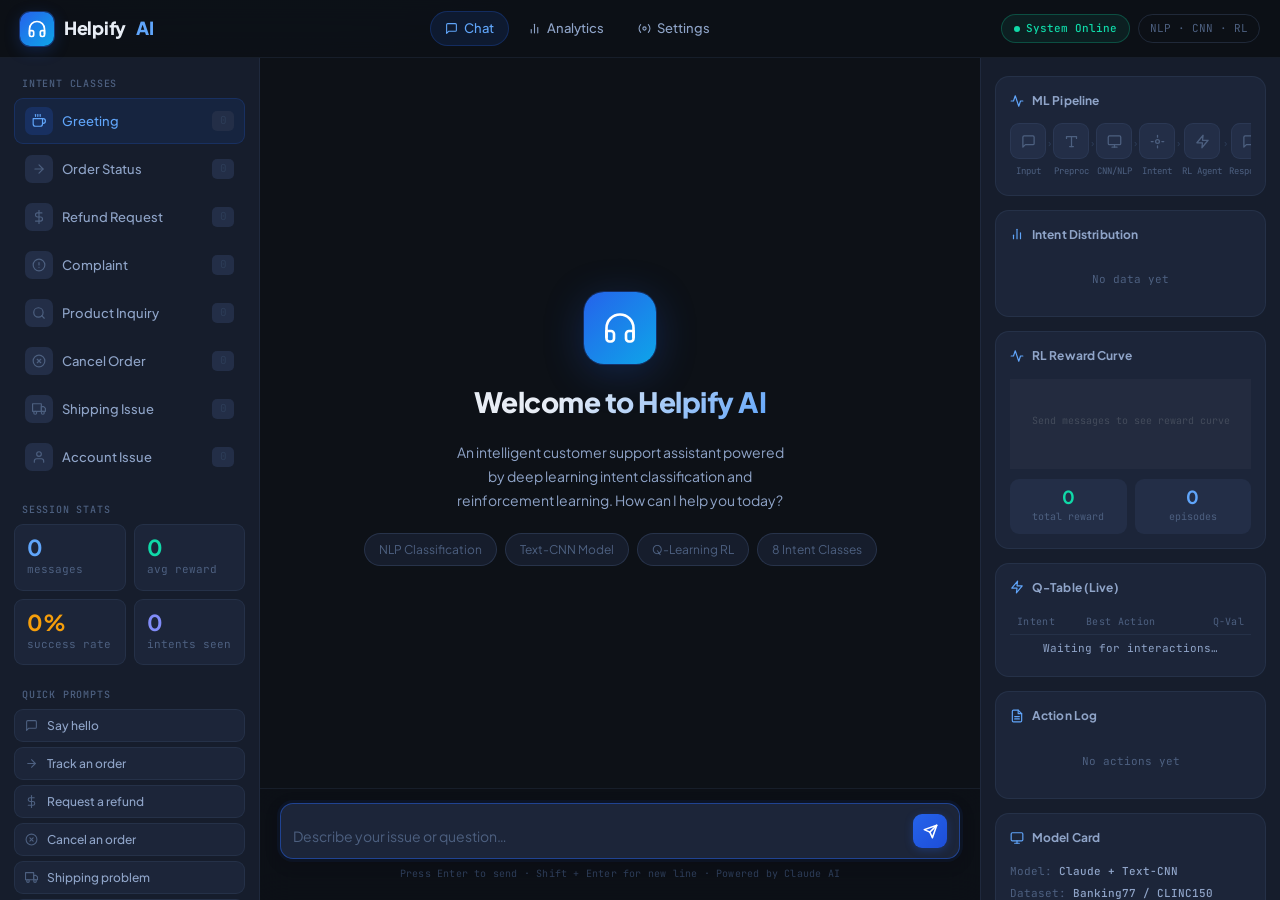
<file: Helpify-AI-main/index.html>
<!DOCTYPE html>
<html lang="en">
<head>
  <meta charset="UTF-8">
  <meta name="viewport" content="width=device-width, initial-scale=1.0">
  <title>Helpify AI — Customer Support Assistant</title>
  <link href="https://fonts.googleapis.com/css2?family=Plus+Jakarta+Sans:wght@300;400;500;600;700;800&family=JetBrains+Mono:wght@300;400;500&display=swap" rel="stylesheet">
  <link rel="stylesheet" href="css/styles.css">
</head>
<body>
  <div class="app">
    <!-- TOPBAR -->
    <header class="topbar">
      <div class="logo">
        <div class="logo-mark">
          <svg width="20" height="20" viewBox="0 0 24 24" fill="none" stroke="#fff" stroke-width="2" stroke-linecap="round" stroke-linejoin="round">
            <path d="M3 18v-6a9 9 0 0 1 18 0v6"/>
            <path d="M21 19a2 2 0 0 1-2 2h-1a2 2 0 0 1-2-2v-3a2 2 0 0 1 2-2h3z"/>
            <path d="M3 19a2 2 0 0 0 2 2h1a2 2 0 0 0 2-2v-3a2 2 0 0 0-2-2H3z"/>
          </svg>
        </div>
        Helpify<em>AI</em>
      </div>
      <nav class="topbar-center">
        <div class="nav-pill active">
          <svg width="13" height="13" viewBox="0 0 24 24" fill="none" stroke="currentColor" stroke-width="2" stroke-linecap="round" stroke-linejoin="round"><path d="M21 15a2 2 0 0 1-2 2H7l-4 4V5a2 2 0 0 1 2-2h14a2 2 0 0 1 2 2z"/></svg>
          Chat
        </div>
        <div class="nav-pill">
          <svg width="13" height="13" viewBox="0 0 24 24" fill="none" stroke="currentColor" stroke-width="2" stroke-linecap="round" stroke-linejoin="round"><line x1="18" y1="20" x2="18" y2="10"/><line x1="12" y1="20" x2="12" y2="4"/><line x1="6" y1="20" x2="6" y2="14"/></svg>
          Analytics
        </div>
        <div class="nav-pill">
          <svg width="13" height="13" viewBox="0 0 24 24" fill="none" stroke="currentColor" stroke-width="2" stroke-linecap="round" stroke-linejoin="round"><circle cx="12" cy="12" r="3"/><path d="M19.07 4.93a10 10 0 0 1 0 14.14M4.93 4.93a10 10 0 0 0 0 14.14"/></svg>
          Settings
        </div>
      </nav>
      <div class="topbar-right">
        <div class="status-pill online"><span class="status-dot"></span>System Online</div>
        <div class="chip">NLP · CNN · RL</div>
      </div>
    </header>

    <!-- LEFT SIDEBAR -->
    <aside class="sidebar-l">
      <div>
        <div class="sec-label">Intent Classes</div>
        <div class="intent-list" id="intent-list">
          <div class="intent-row active" data-intent="greeting">
            <div class="intent-icon-wrap"><svg width="14" height="14" viewBox="0 0 24 24" fill="none" stroke="currentColor" stroke-width="2" stroke-linecap="round" stroke-linejoin="round"><path d="M18 8h1a4 4 0 0 1 0 8h-1"/><path d="M2 8h16v9a4 4 0 0 1-4 4H6a4 4 0 0 1-4-4V8z"/><line x1="6" y1="1" x2="6" y2="4"/><line x1="10" y1="1" x2="10" y2="4"/><line x1="14" y1="1" x2="14" y2="4"/></svg></div>
            <span class="intent-name">Greeting</span><span class="intent-cnt" id="cnt-greeting">0</span>
          </div>
          <div class="intent-row" data-intent="order_status">
            <div class="intent-icon-wrap"><svg width="14" height="14" viewBox="0 0 24 24" fill="none" stroke="currentColor" stroke-width="2" stroke-linecap="round" stroke-linejoin="round"><path d="M5 12h14"/><path d="M12 5l7 7-7 7"/></svg></div>
            <span class="intent-name">Order Status</span><span class="intent-cnt" id="cnt-order_status">0</span>
          </div>
          <div class="intent-row" data-intent="refund_request">
            <div class="intent-icon-wrap"><svg width="14" height="14" viewBox="0 0 24 24" fill="none" stroke="currentColor" stroke-width="2" stroke-linecap="round" stroke-linejoin="round"><line x1="12" y1="1" x2="12" y2="23"/><path d="M17 5H9.5a3.5 3.5 0 0 0 0 7h5a3.5 3.5 0 0 1 0 7H6"/></svg></div>
            <span class="intent-name">Refund Request</span><span class="intent-cnt" id="cnt-refund_request">0</span>
          </div>
          <div class="intent-row" data-intent="complaint">
            <div class="intent-icon-wrap"><svg width="14" height="14" viewBox="0 0 24 24" fill="none" stroke="currentColor" stroke-width="2" stroke-linecap="round" stroke-linejoin="round"><circle cx="12" cy="12" r="10"/><line x1="12" y1="8" x2="12" y2="12"/><line x1="12" y1="16" x2="12.01" y2="16"/></svg></div>
            <span class="intent-name">Complaint</span><span class="intent-cnt" id="cnt-complaint">0</span>
          </div>
          <div class="intent-row" data-intent="product_inquiry">
            <div class="intent-icon-wrap"><svg width="14" height="14" viewBox="0 0 24 24" fill="none" stroke="currentColor" stroke-width="2" stroke-linecap="round" stroke-linejoin="round"><circle cx="11" cy="11" r="8"/><line x1="21" y1="21" x2="16.65" y2="16.65"/></svg></div>
            <span class="intent-name">Product Inquiry</span><span class="intent-cnt" id="cnt-product_inquiry">0</span>
          </div>
          <div class="intent-row" data-intent="cancel_order">
            <div class="intent-icon-wrap"><svg width="14" height="14" viewBox="0 0 24 24" fill="none" stroke="currentColor" stroke-width="2" stroke-linecap="round" stroke-linejoin="round"><circle cx="12" cy="12" r="10"/><line x1="15" y1="9" x2="9" y2="15"/><line x1="9" y1="9" x2="15" y2="15"/></svg></div>
            <span class="intent-name">Cancel Order</span><span class="intent-cnt" id="cnt-cancel_order">0</span>
          </div>
          <div class="intent-row" data-intent="shipping_issue">
            <div class="intent-icon-wrap"><svg width="14" height="14" viewBox="0 0 24 24" fill="none" stroke="currentColor" stroke-width="2" stroke-linecap="round" stroke-linejoin="round"><rect x="1" y="3" width="15" height="13"/><polygon points="16 8 20 8 23 11 23 16 16 16 16 8"/><circle cx="5.5" cy="18.5" r="2.5"/><circle cx="18.5" cy="18.5" r="2.5"/></svg></div>
            <span class="intent-name">Shipping Issue</span><span class="intent-cnt" id="cnt-shipping_issue">0</span>
          </div>
          <div class="intent-row" data-intent="account_issue">
            <div class="intent-icon-wrap"><svg width="14" height="14" viewBox="0 0 24 24" fill="none" stroke="currentColor" stroke-width="2" stroke-linecap="round" stroke-linejoin="round"><path d="M20 21v-2a4 4 0 0 0-4-4H8a4 4 0 0 0-4 4v2"/><circle cx="12" cy="7" r="4"/></svg></div>
            <span class="intent-name">Account Issue</span><span class="intent-cnt" id="cnt-account_issue">0</span>
          </div>
        </div>
      </div>

      <div>
        <div class="sec-label">Session Stats</div>
        <div class="stats-grid">
          <div class="stat-tile"><div class="stat-num" id="total-msgs" style="color:var(--blue-light)">0</div><div class="stat-lbl">messages</div></div>
          <div class="stat-tile"><div class="stat-num" id="avg-reward" style="color:var(--mint)">0.0</div><div class="stat-lbl">avg reward</div></div>
          <div class="stat-tile"><div class="stat-num" id="success-rate" style="color:var(--amber)">0%</div><div class="stat-lbl">success rate</div></div>
          <div class="stat-tile"><div class="stat-num" id="intents-found" style="color:var(--violet)">0</div><div class="stat-lbl">intents seen</div></div>
        </div>
      </div>

      <div>
        <div class="sec-label">Quick Prompts</div>
        <div class="qprompts">
          <button class="qprompt"><svg width="13" height="13" viewBox="0 0 24 24" fill="none" stroke="currentColor" stroke-width="2" stroke-linecap="round" stroke-linejoin="round"><path d="M21 15a2 2 0 0 1-2 2H7l-4 4V5a2 2 0 0 1 2-2h14a2 2 0 0 1 2 2z"/></svg>Say hello</button>
          <button class="qprompt"><svg width="13" height="13" viewBox="0 0 24 24" fill="none" stroke="currentColor" stroke-width="2" stroke-linecap="round" stroke-linejoin="round"><path d="M5 12h14"/><path d="M12 5l7 7-7 7"/></svg>Track an order</button>
          <button class="qprompt"><svg width="13" height="13" viewBox="0 0 24 24" fill="none" stroke="currentColor" stroke-width="2" stroke-linecap="round" stroke-linejoin="round"><line x1="12" y1="1" x2="12" y2="23"/><path d="M17 5H9.5a3.5 3.5 0 0 0 0 7h5a3.5 3.5 0 0 1 0 7H6"/></svg>Request a refund</button>
          <button class="qprompt"><svg width="13" height="13" viewBox="0 0 24 24" fill="none" stroke="currentColor" stroke-width="2" stroke-linecap="round" stroke-linejoin="round"><circle cx="12" cy="12" r="10"/><line x1="15" y1="9" x2="9" y2="15"/><line x1="9" y1="9" x2="15" y2="15"/></svg>Cancel an order</button>
          <button class="qprompt"><svg width="13" height="13" viewBox="0 0 24 24" fill="none" stroke="currentColor" stroke-width="2" stroke-linecap="round" stroke-linejoin="round"><rect x="1" y="3" width="15" height="13"/><polygon points="16 8 20 8 23 11 23 16 16 16 16 8"/><circle cx="5.5" cy="18.5" r="2.5"/><circle cx="18.5" cy="18.5" r="2.5"/></svg>Shipping problem</button>
          <button class="qprompt"><svg width="13" height="13" viewBox="0 0 24 24" fill="none" stroke="currentColor" stroke-width="2" stroke-linecap="round" stroke-linejoin="round"><circle cx="11" cy="11" r="8"/><line x1="21" y1="21" x2="16.65" y2="16.65"/></svg>Product inquiry</button>
          <button class="qprompt"><svg width="13" height="13" viewBox="0 0 24 24" fill="none" stroke="currentColor" stroke-width="2" stroke-linecap="round" stroke-linejoin="round"><rect x="3" y="11" width="18" height="11" rx="2" ry="2"/><path d="M7 11V7a5 5 0 0 1 10 0v4"/></svg>Account issue</button>
        </div>
      </div>

      <button class="clear-btn">
        <svg width="13" height="13" viewBox="0 0 24 24" fill="none" stroke="currentColor" stroke-width="2" stroke-linecap="round" stroke-linejoin="round"><polyline points="3 6 5 6 21 6"/><path d="M19 6l-1 14a2 2 0 0 1-2 2H8a2 2 0 0 1-2-2L5 6"/><path d="M10 11v6"/><path d="M14 11v6"/><path d="M9 6V4h6v2"/></svg>
        Clear Conversation
      </button>
    </aside>

    <!-- MAIN CHAT -->
    <main class="chat">
      <div class="messages" id="messages">
        <div class="welcome" id="welcome">
          <div class="welcome-icon">
            <svg width="36" height="36" viewBox="0 0 24 24" fill="none" stroke="#fff" stroke-width="1.75" stroke-linecap="round" stroke-linejoin="round">
              <path d="M3 18v-6a9 9 0 0 1 18 0v6"/>
              <path d="M21 19a2 2 0 0 1-2 2h-1a2 2 0 0 1-2-2v-3a2 2 0 0 1 2-2h3z"/>
              <path d="M3 19a2 2 0 0 0 2 2h1a2 2 0 0 0 2-2v-3a2 2 0 0 0-2-2H3z"/>
            </svg>
          </div>
          <h1>Welcome to Helpify AI</h1>
          <p>An intelligent customer support assistant powered by deep learning intent classification and reinforcement learning. How can I help you today?</p>
          <div class="welcome-chips">
            <span class="welcome-chip">NLP Classification</span>
            <span class="welcome-chip">Text-CNN Model</span>
            <span class="welcome-chip">Q-Learning RL</span>
            <span class="welcome-chip">8 Intent Classes</span>
          </div>
        </div>
      </div>
      <div class="input-area">
        <div class="input-wrap">
          <textarea id="user-input" rows="1" placeholder="Describe your issue or question…"></textarea>
          <button class="send-btn" id="send-btn">
            <svg width="15" height="15" viewBox="0 0 24 24" fill="none" stroke="currentColor" stroke-width="2.5" stroke-linecap="round" stroke-linejoin="round"><line x1="22" y1="2" x2="11" y2="13"/><polygon points="22 2 15 22 11 13 2 9 22 2"/></svg>
          </button>
        </div>
        <div class="input-hint">Press Enter to send · Shift + Enter for new line · Powered by Claude AI</div>
      </div>
    </main>

    <!-- RIGHT PANEL -->
    <aside class="sidebar-r">
      <div class="panel">
        <div class="panel-hd">
          <svg width="14" height="14" viewBox="0 0 24 24" fill="none" stroke="currentColor" stroke-width="2" stroke-linecap="round" stroke-linejoin="round"><polyline points="22 12 18 12 15 21 9 3 6 12 2 12"/></svg>
          ML Pipeline
        </div>
        <div class="pipeline" id="pipeline">
          <div class="pipe-step"><div class="pipe-node" id="pn0"><svg width="15" height="15" viewBox="0 0 24 24" fill="none" stroke="currentColor" stroke-width="2" stroke-linecap="round" stroke-linejoin="round"><path d="M21 15a2 2 0 0 1-2 2H7l-4 4V5a2 2 0 0 1 2-2h14a2 2 0 0 1 2 2z"/></svg></div><div class="pipe-lbl">Input</div></div>
          <div class="pipe-arr">›</div>
          <div class="pipe-step"><div class="pipe-node" id="pn1"><svg width="15" height="15" viewBox="0 0 24 24" fill="none" stroke="currentColor" stroke-width="2" stroke-linecap="round" stroke-linejoin="round"><polyline points="4 7 4 4 20 4 20 7"/><line x1="9" y1="20" x2="15" y2="20"/><line x1="12" y1="4" x2="12" y2="20"/></svg></div><div class="pipe-lbl">Preproc</div></div>
          <div class="pipe-arr">›</div>
          <div class="pipe-step"><div class="pipe-node" id="pn2"><svg width="15" height="15" viewBox="0 0 24 24" fill="none" stroke="currentColor" stroke-width="2" stroke-linecap="round" stroke-linejoin="round"><rect x="2" y="3" width="20" height="14" rx="2"/><line x1="8" y1="21" x2="16" y2="21"/><line x1="12" y1="17" x2="12" y2="21"/></svg></div><div class="pipe-lbl">CNN/NLP</div></div>
          <div class="pipe-arr">›</div>
          <div class="pipe-step"><div class="pipe-node" id="pn3"><svg width="15" height="15" viewBox="0 0 24 24" fill="none" stroke="currentColor" stroke-width="2" stroke-linecap="round" stroke-linejoin="round"><circle cx="12" cy="12" r="3"/><path d="M2 12h3m14 0h3M12 2v3m0 14v3"/></svg></div><div class="pipe-lbl">Intent</div></div>
          <div class="pipe-arr">›</div>
          <div class="pipe-step"><div class="pipe-node" id="pn4"><svg width="15" height="15" viewBox="0 0 24 24" fill="none" stroke="currentColor" stroke-width="2" stroke-linecap="round" stroke-linejoin="round"><polygon points="13 2 3 14 12 14 11 22 21 10 12 10 13 2"/></svg></div><div class="pipe-lbl">RL Agent</div></div>
          <div class="pipe-arr">›</div>
          <div class="pipe-step"><div class="pipe-node" id="pn5"><svg width="15" height="15" viewBox="0 0 24 24" fill="none" stroke="currentColor" stroke-width="2" stroke-linecap="round" stroke-linejoin="round"><path d="M21 15a2 2 0 0 1-2 2H7l-4 4V5a2 2 0 0 1 2-2h14a2 2 0 0 1 2 2z"/></svg></div><div class="pipe-lbl">Response</div></div>
        </div>
      </div>

      <div class="panel">
        <div class="panel-hd"><svg width="14" height="14" viewBox="0 0 24 24" fill="none" stroke="currentColor" stroke-width="2" stroke-linecap="round" stroke-linejoin="round"><line x1="18" y1="20" x2="18" y2="10"/><line x1="12" y1="20" x2="12" y2="4"/><line x1="6" y1="20" x2="6" y2="14"/></svg>Intent Distribution</div>
        <div id="intent-bars"><div class="empty-state">No data yet</div></div>
      </div>

      <div class="panel">
        <div class="panel-hd"><svg width="14" height="14" viewBox="0 0 24 24" fill="none" stroke="currentColor" stroke-width="2" stroke-linecap="round" stroke-linejoin="round"><polyline points="22 12 18 12 15 21 9 3 6 12 2 12"/></svg>RL Reward Curve</div>
        <canvas id="rwd-canvas"></canvas>
        <div class="metrics-row">
          <div class="metric"><div class="metric-v" id="total-rwd" style="color:var(--mint)">0</div><div class="metric-l">total reward</div></div>
          <div class="metric"><div class="metric-v" id="episodes" style="color:var(--blue-light)">0</div><div class="metric-l">episodes</div></div>
        </div>
      </div>

      <div class="panel">
        <div class="panel-hd"><svg width="14" height="14" viewBox="0 0 24 24" fill="none" stroke="currentColor" stroke-width="2" stroke-linecap="round" stroke-linejoin="round"><polygon points="13 2 3 14 12 14 11 22 21 10 12 10 13 2"/></svg>Q-Table (Live)</div>
        <div style="overflow-x:auto">
          <table class="qtable">
            <thead><tr><th>Intent</th><th>Best Action</th><th class="qv">Q-Val</th></tr></thead>
            <tbody id="qtbody"><tr><td colspan="3" class="empty-state">Waiting for interactions…</td></tr></tbody>
          </table>
        </div>
      </div>

      <div class="panel">
        <div class="panel-hd"><svg width="14" height="14" viewBox="0 0 24 24" fill="none" stroke="currentColor" stroke-width="2" stroke-linecap="round" stroke-linejoin="round"><path d="M14 2H6a2 2 0 0 0-2 2v16a2 2 0 0 0 2 2h12a2 2 0 0 0 2-2V8z"/><polyline points="14 2 14 8 20 8"/><line x1="16" y1="13" x2="8" y2="13"/><line x1="16" y1="17" x2="8" y2="17"/></svg>Action Log</div>
        <div class="alog" id="alog"><div class="empty-state">No actions yet</div></div>
      </div>

      <div class="panel">
        <div class="panel-hd"><svg width="14" height="14" viewBox="0 0 24 24" fill="none" stroke="currentColor" stroke-width="2" stroke-linecap="round" stroke-linejoin="round"><rect x="2" y="3" width="20" height="14" rx="2"/><line x1="8" y1="21" x2="16" y2="21"/><line x1="12" y1="17" x2="12" y2="21"/></svg>Model Card</div>
        <div class="mcard">
          Model: <b>Claude + Text-CNN</b><br>
          Dataset: <b>Banking77 / CLINC150</b><br>
          Intents: <b>8 classes</b><br>
          RL Policy: <b>Q-Learning (ε-greedy)</b><br>
          Accuracy: <b id="macc">—</b><br>
          Macro-F1: <b id="mf1">—</b><br>
          License: <b>MIT</b>
        </div>
      </div>
    </aside>
  </div>

  <!-- Load all JavaScript modules -->
  <script src="js/state.js"></script>
  <script src="js/api.js"></script>
  <script src="js/ml.js"></script>
  <script src="js/ui.js"></script>
  <script src="js/chat.js"></script>
  <script src="js/app.js"></script>
</body>
</html>
</file>
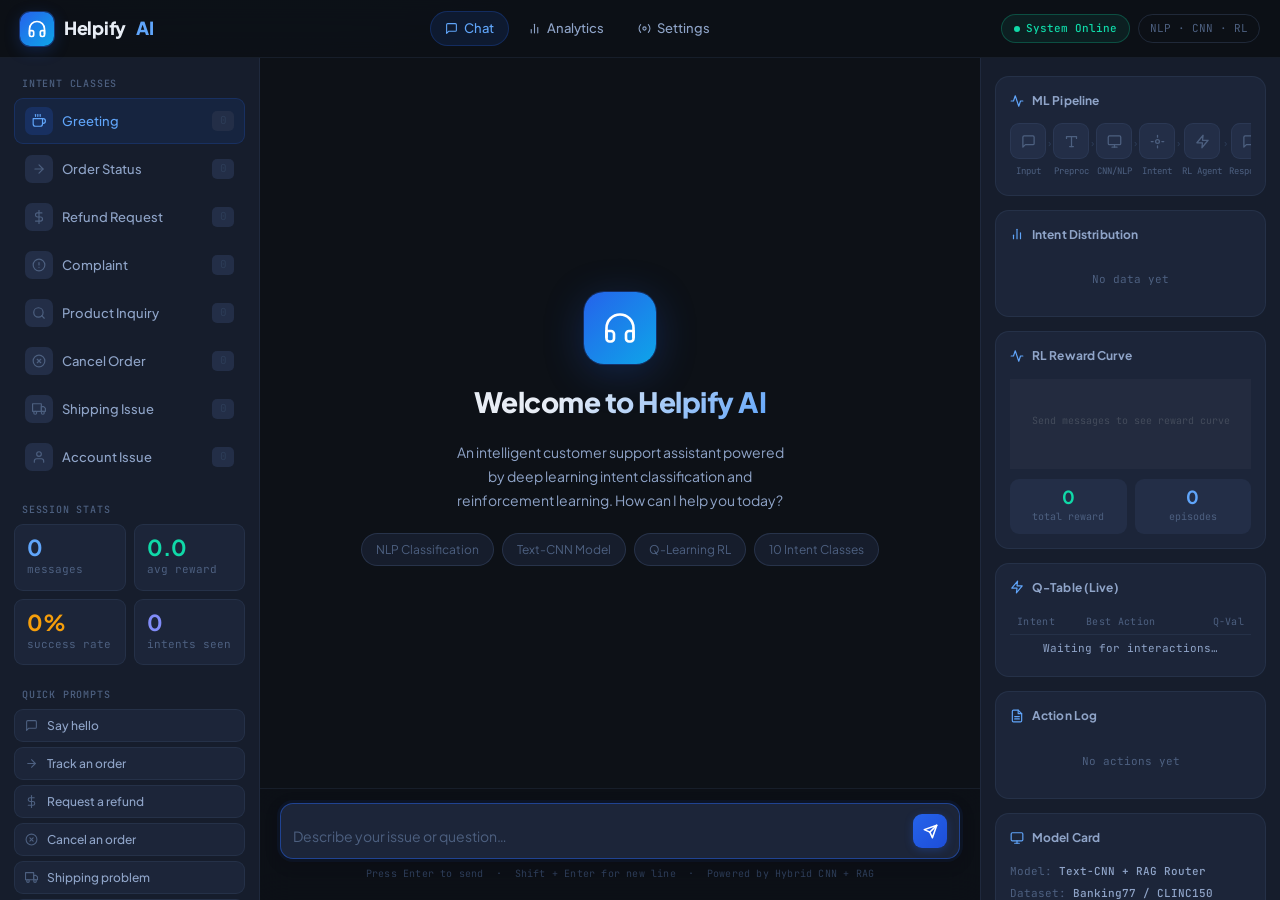
<file: Helpify-AI-main/helpify-ai.html>
<!DOCTYPE html>
<html lang="en">
<head>
<meta charset="UTF-8">
<meta name="viewport" content="width=device-width, initial-scale=1.0">
<title>Helpify AI — Customer Support Assistant</title>
<link href="https://fonts.googleapis.com/css2?family=Plus+Jakarta+Sans:wght@300;400;500;600;700;800&family=JetBrains+Mono:wght@300;400;500&display=swap" rel="stylesheet">
<style>
*, *::before, *::after { box-sizing: border-box; margin: 0; padding: 0; }

:root {
  --bg:          #0d1117;
  --bg2:         #111827;
  --surface:     #161d2c;
  --surface2:    #1c2539;
  --surface3:    #232e47;
  --border:      rgba(99,130,183,0.12);
  --border2:     rgba(99,130,183,0.22);
  --blue-deep:   #1a4fa0;
  --blue:        #2563eb;
  --blue-mid:    #3b82f6;
  --blue-light:  #60a5fa;
  --blue-pale:   #bfdbfe;
  --teal:        #0ea5e9;
  --teal-soft:   #38bdf8;
  --mint:        #10d9a8;
  --amber:       #f59e0b;
  --rose:        #f43f5e;
  --violet:      #818cf8;
  --text:        #e8edf5;
  --text2:       #8fa4c8;
  --text3:       #4d6080;
  --text4:       #2d3d58;
  --f-display:   'Plus Jakarta Sans', sans-serif;
  --f-mono:      'JetBrains Mono', monospace;
  --r:    14px;
  --r-sm: 9px;
}

html, body { height: 100%; }
body {
  font-family: var(--f-display);
  background: var(--bg);
  color: var(--text);
  font-size: 14px;
  line-height: 1.6;
  overflow: hidden;
}
body::before {
  content: '';
  position: fixed; inset: 0;
  background:
    radial-gradient(ellipse 80% 50% at 20% -10%, rgba(37,99,235,0.07) 0%, transparent 60%),
    radial-gradient(ellipse 60% 40% at 80% 110%, rgba(14,165,233,0.05) 0%, transparent 60%);
  pointer-events: none; z-index: 0;
}

.app {
  position: relative; z-index: 1;
  display: grid;
  grid-template-columns: 260px 1fr 300px;
  grid-template-rows: 58px 1fr;
  height: 100vh;
}

/* TOPBAR */
.topbar {
  grid-column: 1/-1;
  display: flex; align-items: center; justify-content: space-between;
  padding: 0 20px;
  background: rgba(13,17,23,0.9);
  backdrop-filter: blur(16px);
  border-bottom: 1px solid var(--border);
  z-index: 50;
}
.logo { display: flex; align-items: center; gap: 10px; font-weight: 800; font-size: 18px; letter-spacing: -0.3px; color: var(--text); text-decoration: none; }
.logo-mark { width: 34px; height: 34px; border-radius: 10px; background: linear-gradient(135deg, var(--blue) 0%, var(--teal) 100%); display: flex; align-items: center; justify-content: center; box-shadow: 0 0 0 1px rgba(37,99,235,0.4), 0 4px 16px rgba(37,99,235,0.25); flex-shrink: 0; }
.logo em { color: var(--blue-light); font-style: normal; }
.topbar-center { display: flex; align-items: center; gap: 4px; }
.nav-pill { display: flex; align-items: center; gap: 6px; padding: 6px 14px; border-radius: 100px; font-size: 13px; font-weight: 500; color: var(--text2); cursor: pointer; transition: all 0.15s; border: 1px solid transparent; }
.nav-pill:hover { background: var(--surface2); color: var(--text); }
.nav-pill.active { background: rgba(37,99,235,0.12); border-color: rgba(37,99,235,0.25); color: var(--blue-light); }
.topbar-right { display: flex; align-items: center; gap: 8px; }
.status-pill { display: flex; align-items: center; gap: 6px; padding: 5px 12px; border-radius: 100px; font-family: var(--f-mono); font-size: 11px; font-weight: 500; }
.status-pill.online { background: rgba(16,217,168,0.08); border: 1px solid rgba(16,217,168,0.25); color: var(--mint); }
.status-dot { width: 6px; height: 6px; border-radius: 50%; background: currentColor; animation: blink 2s infinite; }
@keyframes blink { 0%,100%{opacity:1}50%{opacity:0.35} }
.chip { padding: 5px 11px; border-radius: 100px; font-family: var(--f-mono); font-size: 11px; border: 1px solid var(--border2); color: var(--text3); }

/* LEFT SIDEBAR */
.sidebar-l { background: var(--surface); border-right: 1px solid var(--border); overflow-y: auto; overflow-x: hidden; padding: 18px 14px; display: flex; flex-direction: column; gap: 22px; }
.sidebar-l::-webkit-scrollbar { width: 3px; }
.sidebar-l::-webkit-scrollbar-thumb { background: var(--surface3); border-radius: 3px; }
.sec-label { font-family: var(--f-mono); font-size: 10px; font-weight: 500; letter-spacing: 0.08em; text-transform: uppercase; color: var(--text3); padding: 0 8px; margin-bottom: 6px; }
.intent-list { display: flex; flex-direction: column; gap: 2px; }
.intent-row { display: flex; align-items: center; gap: 9px; padding: 8px 10px; border-radius: var(--r-sm); cursor: pointer; transition: all 0.15s; border: 1px solid transparent; user-select: none; }
.intent-row:hover { background: var(--surface2); }
.intent-row.active { background: rgba(37,99,235,0.1); border-color: rgba(37,99,235,0.2); }
.intent-icon-wrap { width: 28px; height: 28px; border-radius: 7px; background: var(--surface3); display: flex; align-items: center; justify-content: center; flex-shrink: 0; transition: background 0.15s; }
.intent-row.active .intent-icon-wrap { background: rgba(37,99,235,0.2); }
.intent-row.active .intent-icon-wrap svg { color: var(--blue-light); }
.intent-icon-wrap svg { color: var(--text3); transition: color 0.15s; }
.intent-row:hover .intent-icon-wrap svg { color: var(--text2); }
.intent-name { flex: 1; font-size: 13px; font-weight: 500; color: var(--text2); }
.intent-row.active .intent-name { color: var(--blue-light); }
.intent-cnt { font-family: var(--f-mono); font-size: 11px; color: var(--text4); background: var(--surface3); padding: 1px 7px; border-radius: 5px; min-width: 22px; text-align: center; }
.stats-grid { display: grid; grid-template-columns: 1fr 1fr; gap: 8px; }
.stat-tile { background: var(--surface2); border: 1px solid var(--border); border-radius: var(--r-sm); padding: 11px 12px; }
.stat-num { font-family: var(--f-display); font-weight: 700; font-size: 22px; line-height: 1; margin-bottom: 3px; }
.stat-lbl { font-size: 11px; color: var(--text3); font-family: var(--f-mono); }
.qprompts { display: flex; flex-direction: column; gap: 5px; }
.qprompt { display: flex; align-items: center; gap: 9px; padding: 8px 10px; border-radius: var(--r-sm); background: var(--surface2); border: 1px solid var(--border); cursor: pointer; transition: all 0.15s; text-align: left; font-size: 12px; color: var(--text2); font-weight: 500; font-family: var(--f-display); }
.qprompt:hover { background: var(--surface3); border-color: var(--border2); color: var(--text); }
.qprompt svg { color: var(--text3); flex-shrink: 0; }
.qprompt:hover svg { color: var(--blue-light); }
.clear-btn { display: flex; align-items: center; justify-content: center; gap: 7px; width: 100%; padding: 8px; border-radius: var(--r-sm); background: transparent; border: 1px solid rgba(244,63,94,0.2); color: rgba(244,63,94,0.7); font-family: var(--f-mono); font-size: 12px; cursor: pointer; transition: all 0.15s; }
.clear-btn:hover { background: rgba(244,63,94,0.07); border-color: rgba(244,63,94,0.35); color: var(--rose); }

/* CHAT */
.chat { display: flex; flex-direction: column; background: var(--bg); overflow: hidden; }
.messages { flex: 1; overflow-y: auto; overflow-x: hidden; padding: 28px 28px 16px; display: flex; flex-direction: column; gap: 18px; scroll-behavior: smooth; }
.messages::-webkit-scrollbar { width: 4px; }
.messages::-webkit-scrollbar-thumb { background: var(--surface3); border-radius: 4px; }

.welcome { flex: 1; display: flex; flex-direction: column; align-items: center; justify-content: center; gap: 16px; text-align: center; padding: 48px 32px; animation: fadeUp 0.5s ease; }
.welcome-icon { width: 72px; height: 72px; border-radius: 20px; background: linear-gradient(135deg, var(--blue) 0%, var(--teal) 100%); display: flex; align-items: center; justify-content: center; box-shadow: 0 0 0 1px rgba(37,99,235,0.3), 0 8px 40px rgba(37,99,235,0.25); animation: float 5s ease-in-out infinite; }
@keyframes float { 0%,100%{transform:translateY(0)}50%{transform:translateY(-8px)} }
.welcome h1 { font-size: 28px; font-weight: 800; letter-spacing: -0.5px; background: linear-gradient(135deg, var(--text) 30%, var(--blue-light)); -webkit-background-clip: text; -webkit-text-fill-color: transparent; background-clip: text; }
.welcome p { color: var(--text2); max-width: 340px; font-size: 14px; line-height: 1.7; }
.welcome-chips { display: flex; gap: 8px; flex-wrap: wrap; justify-content: center; margin-top: 4px; }
.welcome-chip { padding: 6px 14px; border-radius: 100px; border: 1px solid var(--border2); font-size: 12px; color: var(--text3); background: var(--surface); }

.msg { display: flex; gap: 11px; animation: fadeUp 0.3s ease; max-width: 100%; }
@keyframes fadeUp { from{opacity:0;transform:translateY(8px)}to{opacity:1;transform:translateY(0)} }
.msg.user { flex-direction: row-reverse; }
.msg-av { width: 34px; height: 34px; border-radius: 10px; flex-shrink: 0; display: flex; align-items: center; justify-content: center; }
.msg.user .msg-av { background: linear-gradient(135deg, #334155 0%, #1e293b 100%); border: 1px solid rgba(255,255,255,0.08); }
.msg.ai .msg-av { background: linear-gradient(135deg, var(--blue) 0%, var(--teal) 100%); box-shadow: 0 0 0 1px rgba(37,99,235,0.3), 0 4px 16px rgba(37,99,235,0.2); }
.msg.ai .msg-av svg { color: #fff; }
.msg.user .msg-av svg { color: var(--text2); }
.msg-body { max-width: 70%; display: flex; flex-direction: column; gap: 6px; }
.msg.user .msg-body { align-items: flex-end; }
.bubble { padding: 11px 15px; border-radius: 14px; font-size: 14px; line-height: 1.65; }
.msg.user .bubble { background: linear-gradient(135deg, var(--blue) 0%, #1d4ed8 100%); color: #fff; border-bottom-right-radius: 4px; box-shadow: 0 4px 16px rgba(37,99,235,0.25); }
.msg.ai .bubble { background: var(--surface2); border: 1px solid var(--border); color: var(--text); border-bottom-left-radius: 4px; }
.msg-tags { display: flex; gap: 5px; flex-wrap: wrap; }
.tag { display: flex; align-items: center; gap: 4px; font-family: var(--f-mono); font-size: 10px; font-weight: 500; padding: 3px 8px; border-radius: 5px; }
.tag svg { flex-shrink: 0; }
.tag.intent { background: rgba(37,99,235,0.1); color: var(--blue-light); border: 1px solid rgba(37,99,235,0.2); }
.tag.action { background: rgba(14,165,233,0.08); color: var(--teal-soft); border: 1px solid rgba(14,165,233,0.2); }
.tag.reward { background: rgba(245,158,11,0.08); color: var(--amber); border: 1px solid rgba(245,158,11,0.2); }
.tag.conf { background: rgba(255,255,255,0.03); color: var(--text3); border: 1px solid var(--border); }
.msg-cnn { font-family: var(--f-mono); font-size: 10px; color: var(--text3); margin-top: 1px; }

.typing .bubble { padding: 13px 16px; display: flex; align-items: center; gap: 5px; }
.d { width: 6px; height: 6px; border-radius: 50%; background: var(--text3); }
.d:nth-child(1){animation:bob 1.1s infinite 0s}
.d:nth-child(2){animation:bob 1.1s infinite 0.18s}
.d:nth-child(3){animation:bob 1.1s infinite 0.36s}
@keyframes bob{0%,60%,100%{transform:translateY(0)}30%{transform:translateY(-5px)}}

.input-area { padding: 14px 20px 18px; border-top: 1px solid var(--border); background: rgba(13,17,23,0.7); backdrop-filter: blur(16px); }
.input-wrap { display: flex; align-items: flex-end; gap: 10px; background: var(--surface2); border: 1px solid var(--border2); border-radius: 13px; padding: 10px 12px; transition: border-color 0.2s, box-shadow 0.2s; }
.input-wrap:focus-within { border-color: rgba(37,99,235,0.5); box-shadow: 0 0 0 3px rgba(37,99,235,0.07), 0 4px 16px rgba(0,0,0,0.2); }
#user-input { flex: 1; background: none; border: none; outline: none; color: var(--text); font-family: var(--f-display); font-size: 14px; resize: none; line-height: 1.55; max-height: 120px; overflow-y: auto; }
#user-input::placeholder { color: var(--text3); }
.send-btn { width: 34px; height: 34px; border-radius: 9px; flex-shrink: 0; background: linear-gradient(135deg, var(--blue), #1d4ed8); border: none; cursor: pointer; color: #fff; display: flex; align-items: center; justify-content: center; transition: all 0.15s; box-shadow: 0 2px 8px rgba(37,99,235,0.3); }
.send-btn:hover { transform: scale(1.06); box-shadow: 0 4px 16px rgba(37,99,235,0.4); }
.send-btn:active { transform: scale(0.96); }
.send-btn:disabled { opacity: 0.35; pointer-events: none; }
.input-hint { font-family: var(--f-mono); font-size: 10px; color: var(--text4); margin-top: 7px; text-align: center; letter-spacing: 0.02em; }

/* RIGHT PANEL */
.sidebar-r { background: var(--surface); border-left: 1px solid var(--border); overflow-y: auto; overflow-x: hidden; padding: 18px 14px; display: flex; flex-direction: column; gap: 14px; }
.sidebar-r::-webkit-scrollbar { width: 3px; }
.sidebar-r::-webkit-scrollbar-thumb { background: var(--surface3); border-radius: 3px; }
.panel { background: var(--surface2); border: 1px solid var(--border); border-radius: var(--r); padding: 14px; }
.panel-hd { display: flex; align-items: center; gap: 8px; font-weight: 700; font-size: 12px; color: var(--text2); margin-bottom: 13px; letter-spacing: 0.01em; }
.panel-hd svg { color: var(--blue-light); }
.pipeline { display: flex; align-items: center; overflow-x: auto; padding-bottom: 2px; }
.pipeline::-webkit-scrollbar { height: 2px; }
.pipe-step { display: flex; flex-direction: column; align-items: center; gap: 5px; flex-shrink: 0; }
.pipe-node { width: 36px; height: 36px; border-radius: 9px; background: var(--surface3); border: 1px solid var(--border); display: flex; align-items: center; justify-content: center; transition: all 0.25s; }
.pipe-node svg { color: var(--text3); transition: color 0.25s; }
.pipe-node.active { background: rgba(37,99,235,0.18); border-color: rgba(37,99,235,0.45); box-shadow: 0 0 14px rgba(37,99,235,0.25); }
.pipe-node.active svg { color: var(--blue-light); }
.pipe-lbl { font-family: var(--f-mono); font-size: 9px; color: var(--text3); white-space: nowrap; }
.pipe-arr { color: var(--text4); font-size: 11px; margin: 0 2px; padding-bottom: 16px; }
.ibar-row { display: flex; flex-direction: column; gap: 5px; margin-bottom: 10px; }
.ibar-hd { display: flex; justify-content: space-between; font-size: 11px; color: var(--text2); }
.ibar-hd span { font-family: var(--f-mono); font-size: 10px; color: var(--text3); }
.ibar-track { height: 4px; background: var(--surface3); border-radius: 3px; overflow: hidden; }
.ibar-fill { height: 100%; border-radius: 3px; transition: width 0.65s cubic-bezier(0.34,1.56,0.64,1); }
#rwd-canvas { width: 100%; height: 90px; display: block; }
.metrics-row { display: flex; gap: 8px; margin-top: 10px; }
.metric { flex: 1; background: var(--surface3); border-radius: 9px; padding: 9px 10px; text-align: center; }
.metric-v { font-weight: 700; font-size: 18px; line-height: 1; margin-bottom: 3px; }
.metric-l { font-size: 10px; color: var(--text3); font-family: var(--f-mono); }
.qtable { width: 100%; border-collapse: collapse; font-family: var(--f-mono); font-size: 10px; }
.qtable th { color: var(--text3); padding: 4px 7px; text-align: left; border-bottom: 1px solid var(--border); font-weight: 400; letter-spacing: 0.03em; }
.qtable td { padding: 5px 7px; color: var(--text2); border-bottom: 1px solid rgba(255,255,255,0.025); }
.qtable tr:last-child td { border-bottom: none; }
.qtable .qv { text-align: right; }
.qtable .qv.top { color: var(--mint); font-weight: 500; }
.alog { display: flex; flex-direction: column; gap: 7px; max-height: 180px; overflow-y: auto; }
.alog::-webkit-scrollbar { width: 3px; }
.alog::-webkit-scrollbar-thumb { background: var(--surface3); }
.alog-entry { background: var(--surface3); border: 1px solid var(--border); border-radius: 9px; padding: 9px 11px; animation: fadeUp 0.3s ease; display: flex; flex-direction: column; gap: 4px; }
.alog-hd { display: flex; justify-content: space-between; align-items: center; }
.alog-intent { font-size: 11px; color: var(--blue-light); font-family: var(--f-mono); }
.alog-time { font-size: 10px; color: var(--text3); font-family: var(--f-mono); }
.alog-action { font-size: 11px; color: var(--text2); display: flex; align-items: center; gap: 6px; }
.rpill { font-family: var(--f-mono); font-size: 10px; font-weight: 500; padding: 2px 7px; border-radius: 5px; }
.rpill.pos { background: rgba(16,217,168,0.1); color: var(--mint); }
.rpill.neg { background: rgba(244,63,94,0.1); color: var(--rose); }
.mcard { font-family: var(--f-mono); font-size: 11px; color: var(--text3); line-height: 2; }
.mcard b { color: var(--text2); font-weight: 500; }
.empty-state { font-family: var(--f-mono); font-size: 11px; color: var(--text3); text-align: center; padding: 14px 0; }

@media (max-width: 920px) {
  .app { grid-template-columns: 1fr; grid-template-rows: 58px 1fr; }
  .sidebar-l, .sidebar-r { display: none; }
  .topbar-center { display: none; }
}
</style>
</head>
<body>
<div class="app">

<!-- TOPBAR -->
<header class="topbar">
  <div class="logo">
    <div class="logo-mark">
      <svg width="20" height="20" viewBox="0 0 24 24" fill="none" stroke="#fff" stroke-width="2" stroke-linecap="round" stroke-linejoin="round">
        <path d="M3 18v-6a9 9 0 0 1 18 0v6"/>
        <path d="M21 19a2 2 0 0 1-2 2h-1a2 2 0 0 1-2-2v-3a2 2 0 0 1 2-2h3z"/>
        <path d="M3 19a2 2 0 0 0 2 2h1a2 2 0 0 0 2-2v-3a2 2 0 0 0-2-2H3z"/>
      </svg>
    </div>
    Helpify<em>AI</em>
  </div>
  <nav class="topbar-center">
    <div class="nav-pill active">
      <svg width="13" height="13" viewBox="0 0 24 24" fill="none" stroke="currentColor" stroke-width="2" stroke-linecap="round" stroke-linejoin="round"><path d="M21 15a2 2 0 0 1-2 2H7l-4 4V5a2 2 0 0 1 2-2h14a2 2 0 0 1 2 2z"/></svg>
      Chat
    </div>
    <div class="nav-pill">
      <svg width="13" height="13" viewBox="0 0 24 24" fill="none" stroke="currentColor" stroke-width="2" stroke-linecap="round" stroke-linejoin="round"><line x1="18" y1="20" x2="18" y2="10"/><line x1="12" y1="20" x2="12" y2="4"/><line x1="6" y1="20" x2="6" y2="14"/></svg>
      Analytics
    </div>
    <div class="nav-pill">
      <svg width="13" height="13" viewBox="0 0 24 24" fill="none" stroke="currentColor" stroke-width="2" stroke-linecap="round" stroke-linejoin="round"><circle cx="12" cy="12" r="3"/><path d="M19.07 4.93a10 10 0 0 1 0 14.14M4.93 4.93a10 10 0 0 0 0 14.14"/></svg>
      Settings
    </div>
  </nav>
  <div class="topbar-right">
    <div class="status-pill online"><span class="status-dot"></span>System Online</div>
    <div class="chip">NLP · CNN · RL</div>
  </div>
</header>

<!-- LEFT SIDEBAR -->
<aside class="sidebar-l">
  <div>
    <div class="sec-label">Intent Classes</div>
    <div class="intent-list" id="intent-list">
      <div class="intent-row active" data-intent="greeting">
        <div class="intent-icon-wrap"><svg width="14" height="14" viewBox="0 0 24 24" fill="none" stroke="currentColor" stroke-width="2" stroke-linecap="round" stroke-linejoin="round"><path d="M18 8h1a4 4 0 0 1 0 8h-1"/><path d="M2 8h16v9a4 4 0 0 1-4 4H6a4 4 0 0 1-4-4V8z"/><line x1="6" y1="1" x2="6" y2="4"/><line x1="10" y1="1" x2="10" y2="4"/><line x1="14" y1="1" x2="14" y2="4"/></svg></div>
        <span class="intent-name">Greeting</span><span class="intent-cnt" id="cnt-greeting">0</span>
      </div>
      <div class="intent-row" data-intent="order_status">
        <div class="intent-icon-wrap"><svg width="14" height="14" viewBox="0 0 24 24" fill="none" stroke="currentColor" stroke-width="2" stroke-linecap="round" stroke-linejoin="round"><path d="M5 12h14"/><path d="M12 5l7 7-7 7"/></svg></div>
        <span class="intent-name">Order Status</span><span class="intent-cnt" id="cnt-order_status">0</span>
      </div>
      <div class="intent-row" data-intent="refund_request">
        <div class="intent-icon-wrap"><svg width="14" height="14" viewBox="0 0 24 24" fill="none" stroke="currentColor" stroke-width="2" stroke-linecap="round" stroke-linejoin="round"><line x1="12" y1="1" x2="12" y2="23"/><path d="M17 5H9.5a3.5 3.5 0 0 0 0 7h5a3.5 3.5 0 0 1 0 7H6"/></svg></div>
        <span class="intent-name">Refund Request</span><span class="intent-cnt" id="cnt-refund_request">0</span>
      </div>
      <div class="intent-row" data-intent="complaint">
        <div class="intent-icon-wrap"><svg width="14" height="14" viewBox="0 0 24 24" fill="none" stroke="currentColor" stroke-width="2" stroke-linecap="round" stroke-linejoin="round"><circle cx="12" cy="12" r="10"/><line x1="12" y1="8" x2="12" y2="12"/><line x1="12" y1="16" x2="12.01" y2="16"/></svg></div>
        <span class="intent-name">Complaint</span><span class="intent-cnt" id="cnt-complaint">0</span>
      </div>
      <div class="intent-row" data-intent="product_inquiry">
        <div class="intent-icon-wrap"><svg width="14" height="14" viewBox="0 0 24 24" fill="none" stroke="currentColor" stroke-width="2" stroke-linecap="round" stroke-linejoin="round"><circle cx="11" cy="11" r="8"/><line x1="21" y1="21" x2="16.65" y2="16.65"/></svg></div>
        <span class="intent-name">Product Inquiry</span><span class="intent-cnt" id="cnt-product_inquiry">0</span>
      </div>
      <div class="intent-row" data-intent="cancel_order">
        <div class="intent-icon-wrap"><svg width="14" height="14" viewBox="0 0 24 24" fill="none" stroke="currentColor" stroke-width="2" stroke-linecap="round" stroke-linejoin="round"><circle cx="12" cy="12" r="10"/><line x1="15" y1="9" x2="9" y2="15"/><line x1="9" y1="9" x2="15" y2="15"/></svg></div>
        <span class="intent-name">Cancel Order</span><span class="intent-cnt" id="cnt-cancel_order">0</span>
      </div>
      <div class="intent-row" data-intent="shipping_issue">
        <div class="intent-icon-wrap"><svg width="14" height="14" viewBox="0 0 24 24" fill="none" stroke="currentColor" stroke-width="2" stroke-linecap="round" stroke-linejoin="round"><rect x="1" y="3" width="15" height="13"/><polygon points="16 8 20 8 23 11 23 16 16 16 16 8"/><circle cx="5.5" cy="18.5" r="2.5"/><circle cx="18.5" cy="18.5" r="2.5"/></svg></div>
        <span class="intent-name">Shipping Issue</span><span class="intent-cnt" id="cnt-shipping_issue">0</span>
      </div>
      <div class="intent-row" data-intent="account_issue">
        <div class="intent-icon-wrap"><svg width="14" height="14" viewBox="0 0 24 24" fill="none" stroke="currentColor" stroke-width="2" stroke-linecap="round" stroke-linejoin="round"><path d="M20 21v-2a4 4 0 0 0-4-4H8a4 4 0 0 0-4 4v2"/><circle cx="12" cy="7" r="4"/></svg></div>
        <span class="intent-name">Account Issue</span><span class="intent-cnt" id="cnt-account_issue">0</span>
      </div>
    </div>
  </div>

  <div>
    <div class="sec-label">Session Stats</div>
    <div class="stats-grid">
      <div class="stat-tile"><div class="stat-num" id="total-msgs" style="color:var(--blue-light)">0</div><div class="stat-lbl">messages</div></div>
      <div class="stat-tile"><div class="stat-num" id="avg-reward" style="color:var(--mint)">0.0</div><div class="stat-lbl">avg reward</div></div>
      <div class="stat-tile"><div class="stat-num" id="success-rate" style="color:var(--amber)">0%</div><div class="stat-lbl">success rate</div></div>
      <div class="stat-tile"><div class="stat-num" id="intents-found" style="color:var(--violet)">0</div><div class="stat-lbl">intents seen</div></div>
    </div>
  </div>

  <div>
    <div class="sec-label">Quick Prompts</div>
    <div class="qprompts">
      <button class="qprompt" onclick="fill('Hello, I need some help!')"><svg width="13" height="13" viewBox="0 0 24 24" fill="none" stroke="currentColor" stroke-width="2" stroke-linecap="round" stroke-linejoin="round"><path d="M21 15a2 2 0 0 1-2 2H7l-4 4V5a2 2 0 0 1 2-2h14a2 2 0 0 1 2 2z"/></svg>Say hello</button>
      <button class="qprompt" onclick="fill('Where is my order #12345?')"><svg width="13" height="13" viewBox="0 0 24 24" fill="none" stroke="currentColor" stroke-width="2" stroke-linecap="round" stroke-linejoin="round"><path d="M5 12h14"/><path d="M12 5l7 7-7 7"/></svg>Track an order</button>
      <button class="qprompt" onclick="fill('I would like a refund for my order')"><svg width="13" height="13" viewBox="0 0 24 24" fill="none" stroke="currentColor" stroke-width="2" stroke-linecap="round" stroke-linejoin="round"><line x1="12" y1="1" x2="12" y2="23"/><path d="M17 5H9.5a3.5 3.5 0 0 0 0 7h5a3.5 3.5 0 0 1 0 7H6"/></svg>Request a refund</button>
      <button class="qprompt" onclick="fill('I want to cancel my order immediately')"><svg width="13" height="13" viewBox="0 0 24 24" fill="none" stroke="currentColor" stroke-width="2" stroke-linecap="round" stroke-linejoin="round"><circle cx="12" cy="12" r="10"/><line x1="15" y1="9" x2="9" y2="15"/><line x1="9" y1="9" x2="15" y2="15"/></svg>Cancel an order</button>
      <button class="qprompt" onclick="fill('My package has not arrived after 3 weeks')"><svg width="13" height="13" viewBox="0 0 24 24" fill="none" stroke="currentColor" stroke-width="2" stroke-linecap="round" stroke-linejoin="round"><rect x="1" y="3" width="15" height="13"/><polygon points="16 8 20 8 23 11 23 16 16 16 16 8"/><circle cx="5.5" cy="18.5" r="2.5"/><circle cx="18.5" cy="18.5" r="2.5"/></svg>Shipping problem</button>
      <button class="qprompt" onclick="fill('Can you tell me about your enterprise pricing?')"><svg width="13" height="13" viewBox="0 0 24 24" fill="none" stroke="currentColor" stroke-width="2" stroke-linecap="round" stroke-linejoin="round"><circle cx="11" cy="11" r="8"/><line x1="21" y1="21" x2="16.65" y2="16.65"/></svg>Product inquiry</button>
      <button class="qprompt" onclick="fill('I am unable to log into my account')"><svg width="13" height="13" viewBox="0 0 24 24" fill="none" stroke="currentColor" stroke-width="2" stroke-linecap="round" stroke-linejoin="round"><rect x="3" y="11" width="18" height="11" rx="2" ry="2"/><path d="M7 11V7a5 5 0 0 1 10 0v4"/></svg>Account issue</button>
    </div>
  </div>

  <button class="clear-btn" onclick="clearAll()">
    <svg width="13" height="13" viewBox="0 0 24 24" fill="none" stroke="currentColor" stroke-width="2" stroke-linecap="round" stroke-linejoin="round"><polyline points="3 6 5 6 21 6"/><path d="M19 6l-1 14a2 2 0 0 1-2 2H8a2 2 0 0 1-2-2L5 6"/><path d="M10 11v6"/><path d="M14 11v6"/><path d="M9 6V4h6v2"/></svg>
    Clear Conversation
  </button>
</aside>

<!-- MAIN CHAT -->
<main class="chat">
  <div class="messages" id="messages">
    <div class="welcome" id="welcome">
      <div class="welcome-icon">
        <svg width="36" height="36" viewBox="0 0 24 24" fill="none" stroke="#fff" stroke-width="1.75" stroke-linecap="round" stroke-linejoin="round">
          <path d="M3 18v-6a9 9 0 0 1 18 0v6"/>
          <path d="M21 19a2 2 0 0 1-2 2h-1a2 2 0 0 1-2-2v-3a2 2 0 0 1 2-2h3z"/>
          <path d="M3 19a2 2 0 0 0 2 2h1a2 2 0 0 0 2-2v-3a2 2 0 0 0-2-2H3z"/>
        </svg>
      </div>
      <h1>Welcome to Helpify AI</h1>
      <p>An intelligent customer support assistant powered by deep learning intent classification and reinforcement learning. How can I help you today?</p>
      <div class="welcome-chips">
        <span class="welcome-chip">NLP Classification</span>
        <span class="welcome-chip">Text-CNN Model</span>
        <span class="welcome-chip">Q-Learning RL</span>
        <span class="welcome-chip">10 Intent Classes</span>
      </div>
    </div>
  </div>
  <div class="input-area">
    <div class="input-wrap">
      <textarea id="user-input" rows="1" placeholder="Describe your issue or question…" onkeydown="handleKey(event)" oninput="resize(this)"></textarea>
      <button class="send-btn" id="send-btn" onclick="send()">
        <svg width="15" height="15" viewBox="0 0 24 24" fill="none" stroke="currentColor" stroke-width="2.5" stroke-linecap="round" stroke-linejoin="round"><line x1="22" y1="2" x2="11" y2="13"/><polygon points="22 2 15 22 11 13 2 9 22 2"/></svg>
      </button>
    </div>
    <div class="input-hint">Press Enter to send &nbsp;·&nbsp; Shift + Enter for new line &nbsp;·&nbsp; Powered by Hybrid CNN + RAG</div>
  </div>
</main>

<!-- RIGHT PANEL -->
<aside class="sidebar-r">
  <div class="panel">
    <div class="panel-hd">
      <svg width="14" height="14" viewBox="0 0 24 24" fill="none" stroke="currentColor" stroke-width="2" stroke-linecap="round" stroke-linejoin="round"><polyline points="22 12 18 12 15 21 9 3 6 12 2 12"/></svg>
      ML Pipeline
    </div>
    <div class="pipeline" id="pipeline">
      <div class="pipe-step"><div class="pipe-node" id="pn0"><svg width="15" height="15" viewBox="0 0 24 24" fill="none" stroke="currentColor" stroke-width="2" stroke-linecap="round" stroke-linejoin="round"><path d="M21 15a2 2 0 0 1-2 2H7l-4 4V5a2 2 0 0 1 2-2h14a2 2 0 0 1 2 2z"/></svg></div><div class="pipe-lbl">Input</div></div>
      <div class="pipe-arr">›</div>
      <div class="pipe-step"><div class="pipe-node" id="pn1"><svg width="15" height="15" viewBox="0 0 24 24" fill="none" stroke="currentColor" stroke-width="2" stroke-linecap="round" stroke-linejoin="round"><polyline points="4 7 4 4 20 4 20 7"/><line x1="9" y1="20" x2="15" y2="20"/><line x1="12" y1="4" x2="12" y2="20"/></svg></div><div class="pipe-lbl">Preproc</div></div>
      <div class="pipe-arr">›</div>
      <div class="pipe-step"><div class="pipe-node" id="pn2"><svg width="15" height="15" viewBox="0 0 24 24" fill="none" stroke="currentColor" stroke-width="2" stroke-linecap="round" stroke-linejoin="round"><rect x="2" y="3" width="20" height="14" rx="2"/><line x1="8" y1="21" x2="16" y2="21"/><line x1="12" y1="17" x2="12" y2="21"/></svg></div><div class="pipe-lbl">CNN/NLP</div></div>
      <div class="pipe-arr">›</div>
      <div class="pipe-step"><div class="pipe-node" id="pn3"><svg width="15" height="15" viewBox="0 0 24 24" fill="none" stroke="currentColor" stroke-width="2" stroke-linecap="round" stroke-linejoin="round"><circle cx="12" cy="12" r="3"/><path d="M2 12h3m14 0h3M12 2v3m0 14v3"/></svg></div><div class="pipe-lbl">Intent</div></div>
      <div class="pipe-arr">›</div>
      <div class="pipe-step"><div class="pipe-node" id="pn4"><svg width="15" height="15" viewBox="0 0 24 24" fill="none" stroke="currentColor" stroke-width="2" stroke-linecap="round" stroke-linejoin="round"><polygon points="13 2 3 14 12 14 11 22 21 10 12 10 13 2"/></svg></div><div class="pipe-lbl">RL Agent</div></div>
      <div class="pipe-arr">›</div>
      <div class="pipe-step"><div class="pipe-node" id="pn5"><svg width="15" height="15" viewBox="0 0 24 24" fill="none" stroke="currentColor" stroke-width="2" stroke-linecap="round" stroke-linejoin="round"><path d="M21 15a2 2 0 0 1-2 2H7l-4 4V5a2 2 0 0 1 2-2h14a2 2 0 0 1 2 2z"/></svg></div><div class="pipe-lbl">Response</div></div>
    </div>
  </div>

  <div class="panel">
    <div class="panel-hd"><svg width="14" height="14" viewBox="0 0 24 24" fill="none" stroke="currentColor" stroke-width="2" stroke-linecap="round" stroke-linejoin="round"><line x1="18" y1="20" x2="18" y2="10"/><line x1="12" y1="20" x2="12" y2="4"/><line x1="6" y1="20" x2="6" y2="14"/></svg>Intent Distribution</div>
    <div id="intent-bars"><div class="empty-state">No data yet</div></div>
  </div>

  <div class="panel">
    <div class="panel-hd"><svg width="14" height="14" viewBox="0 0 24 24" fill="none" stroke="currentColor" stroke-width="2" stroke-linecap="round" stroke-linejoin="round"><polyline points="22 12 18 12 15 21 9 3 6 12 2 12"/></svg>RL Reward Curve</div>
    <canvas id="rwd-canvas"></canvas>
    <div class="metrics-row">
      <div class="metric"><div class="metric-v" id="total-rwd" style="color:var(--mint)">0</div><div class="metric-l">total reward</div></div>
      <div class="metric"><div class="metric-v" id="episodes" style="color:var(--blue-light)">0</div><div class="metric-l">episodes</div></div>
    </div>
  </div>

  <div class="panel">
    <div class="panel-hd"><svg width="14" height="14" viewBox="0 0 24 24" fill="none" stroke="currentColor" stroke-width="2" stroke-linecap="round" stroke-linejoin="round"><polygon points="13 2 3 14 12 14 11 22 21 10 12 10 13 2"/></svg>Q-Table (Live)</div>
    <div style="overflow-x:auto">
      <table class="qtable">
        <thead><tr><th>Intent</th><th>Best Action</th><th class="qv">Q-Val</th></tr></thead>
        <tbody id="qtbody"><tr><td colspan="3" class="empty-state">Waiting for interactions…</td></tr></tbody>
      </table>
    </div>
  </div>

  <div class="panel">
    <div class="panel-hd"><svg width="14" height="14" viewBox="0 0 24 24" fill="none" stroke="currentColor" stroke-width="2" stroke-linecap="round" stroke-linejoin="round"><path d="M14 2H6a2 2 0 0 0-2 2v16a2 2 0 0 0 2 2h12a2 2 0 0 0 2-2V8z"/><polyline points="14 2 14 8 20 8"/><line x1="16" y1="13" x2="8" y2="13"/><line x1="16" y1="17" x2="8" y2="17"/></svg>Action Log</div>
    <div class="alog" id="alog"><div class="empty-state">No actions yet</div></div>
  </div>

  <div class="panel">
    <div class="panel-hd"><svg width="14" height="14" viewBox="0 0 24 24" fill="none" stroke="currentColor" stroke-width="2" stroke-linecap="round" stroke-linejoin="round"><rect x="2" y="3" width="20" height="14" rx="2"/><line x1="8" y1="21" x2="16" y2="21"/><line x1="12" y1="17" x2="12" y2="21"/></svg>Model Card</div>
    <div class="mcard">
      Model: <b>Text-CNN + RAG Router</b><br>
      Dataset: <b>Banking77 / CLINC150</b><br>
      Intents: <b>10 classes</b><br>
      RL Policy: <b>Q-Learning (ε-greedy)</b><br>
      Accuracy: <b id="macc">—</b><br>
      Macro-F1: <b id="mf1">—</b><br>
      License: <b>MIT</b>
    </div>
  </div>
</aside>
</div>

<script>
const S = {
  msgs: [], intentCounts: {}, rewards: [], totalReward: 0,
  episodes: 0, success: 0, seen: new Set(), busy: false,
  qTable: {}, epsilon: 0.3,
  actions: ['ask_order_id','provide_solution','escalate_human','give_faq','ask_clarification','apologize_and_help']
};
const INTENTS = ['borrow_money','cancel_subscription','report_fraud','account_blocked','shopping_assistance','what_is_butts','airline_baggage_policy','international_visa','restaurant_reservation','schedule_maintenance'];
const ICOLORS = {
  borrow_money:'#60a5fa', cancel_subscription:'#0ea5e9', report_fraud:'#f59e0b',
  account_blocked:'#f43f5e', shopping_assistance:'#818cf8', what_is_butts:'#f87171',
  airline_baggage_policy:'#34d399', international_visa:'#a78bfa', restaurant_reservation:'#06b6d4', schedule_maintenance:'#ec4899'
};
INTENTS.forEach(i => { S.qTable[i] = {}; S.actions.forEach(a => { S.qTable[i][a] = Math.random() * 0.4; }); });

const SESSION_ID = 'web-' + Math.random().toString(36).slice(2, 10);

async function callAPI(text) {
  const history = S.msgs.slice(-8).map(m => ({ role: m.role, content: m.content }));
  const resp = await fetch('http://localhost:5000/api/chat', {
    method: 'POST',
    headers: { 'Content-Type': 'application/json' },
    body: JSON.stringify({ text: text, session_id: SESSION_ID, history: history })
  });
  if (!resp.ok) throw new Error('API error ' + resp.status);
  const data = await resp.json();
  if(!data.success) throw new Error(data.error || 'API error');
  return data;
}

function rlAct(intent, suggested) { return Math.random() < S.epsilon ? S.actions[Math.floor(Math.random()*S.actions.length)] : suggested; }
function updateQ(intent, action, reward) {
  const lr=0.1,g=0.9, old=S.qTable[intent][action]||0, best=Math.max(...Object.values(S.qTable[intent]));
  S.qTable[intent][action] = old + lr*(reward + g*best - old);
  S.epsilon = Math.max(0.05, S.epsilon*0.99);
}
async function animPipe() {
  for(let i=0;i<=5;i++){document.querySelectorAll('.pipe-node').forEach(n=>n.classList.remove('active'));document.getElementById(`pn${i}`).classList.add('active');await wait(210);}
  await wait(280); document.querySelectorAll('.pipe-node').forEach(n=>n.classList.remove('active'));
}
const wait = ms => new Promise(r=>setTimeout(r,ms));

function drawChart() {
  const c=document.getElementById('rwd-canvas'),ctx=c.getContext('2d'),W=c.offsetWidth||268,H=90;
  c.width=W; c.height=H; ctx.clearRect(0,0,W,H);
  const data=S.rewards;
  if(data.length<2){ctx.fillStyle='rgba(255,255,255,0.03)';ctx.fillRect(0,0,W,H);ctx.fillStyle='rgba(255,255,255,0.15)';ctx.font='10px JetBrains Mono';ctx.textAlign='center';ctx.fillText('Send messages to see reward curve',W/2,H/2);return;}
  const mn=Math.min(...data)-0.5,mx=Math.max(...data)+0.5;
  const sy=v=>H-6-((v-mn)/(mx-mn))*(H-12), sx=i=>(i/(data.length-1))*W;
  ctx.strokeStyle='rgba(99,130,183,0.06)';ctx.lineWidth=1;
  [0,1,2,3,4].forEach(y=>{ctx.beginPath();ctx.moveTo(0,(y/4)*H);ctx.lineTo(W,(y/4)*H);ctx.stroke();});
  if(mn<0&&mx>0){const zy=sy(0);ctx.strokeStyle='rgba(99,130,183,0.15)';ctx.setLineDash([3,3]);ctx.beginPath();ctx.moveTo(0,zy);ctx.lineTo(W,zy);ctx.stroke();ctx.setLineDash([]);}
  const g=ctx.createLinearGradient(0,0,0,H);g.addColorStop(0,'rgba(14,165,233,0.25)');g.addColorStop(1,'rgba(14,165,233,0)');
  ctx.beginPath();ctx.moveTo(sx(0),H);data.forEach((v,i)=>ctx.lineTo(sx(i),sy(v)));ctx.lineTo(sx(data.length-1),H);ctx.closePath();ctx.fillStyle=g;ctx.fill();
  ctx.beginPath();ctx.strokeStyle='#38bdf8';ctx.lineWidth=2;ctx.lineJoin='round';
  data.forEach((v,i)=>i===0?ctx.moveTo(sx(i),sy(v)):ctx.lineTo(sx(i),sy(v)));ctx.stroke();
  data.forEach((v,i)=>{ctx.beginPath();ctx.arc(sx(i),sy(v),3,0,Math.PI*2);ctx.fillStyle=v>=2?'#10d9a8':v>=1?'#f59e0b':'#f43f5e';ctx.fill();});
}

function drawBars() {
  const total=Object.values(S.intentCounts).reduce((a,b)=>a+b,0);
  if(!total)return;
  document.getElementById('intent-bars').innerHTML=Object.entries(S.intentCounts).sort((a,b)=>b[1]-a[1]).slice(0,6).map(([k,v])=>`
    <div class="ibar-row"><div class="ibar-hd">${k}<span>${((v/total)*100).toFixed(0)}%</span></div>
    <div class="ibar-track"><div class="ibar-fill" style="width:${(v/total)*100}%;background:${ICOLORS[k]||'#60a5fa'}"></div></div></div>`).join('');
}

function drawQTable() {
  const tb=document.getElementById('qtbody'),rows=INTENTS.filter(i=>S.seen.has(i)).map(i=>{const b=Object.entries(S.qTable[i]).sort((a,b)=>b[1]-a[1])[0];return{i,a:b[0],q:b[1]};});
  if(!rows.length){tb.innerHTML='<tr><td colspan="3" class="empty-state">Waiting for interactions…</td></tr>';return;}
  tb.innerHTML=rows.sort((a,b)=>b.q-a.q).map(r=>`<tr><td style="color:${ICOLORS[r.i]||'#60a5fa'}">${r.i}</td><td>${r.a}</td><td class="qv top">${r.q.toFixed(3)}</td></tr>`).join('');
}

function updateStats() {
  const u=S.msgs.filter(m=>m.role==='user').length;
  document.getElementById('total-msgs').textContent=u;
  document.getElementById('avg-reward').textContent=S.rewards.length?(S.rewards.reduce((a,b)=>a+b)/S.rewards.length).toFixed(1):'0.0';
  document.getElementById('success-rate').textContent=u?Math.round(S.success/u*100)+'%':'0%';
  document.getElementById('intents-found').textContent=S.seen.size;
  document.getElementById('total-rwd').textContent=S.totalReward;
  document.getElementById('episodes').textContent=S.episodes;
}

function esc(t){return t.replace(/&/g,'&amp;').replace(/</g,'&lt;').replace(/>/g,'&gt;').replace(/\n/g,'<br>');}
function scrollDown(){const m=document.getElementById('messages');m.scrollTop=m.scrollHeight;}

function addUserMsg(text) {
  document.getElementById('welcome')?.remove();
  const d=document.createElement('div');d.className='msg user';
  d.innerHTML=`<div class="msg-av"><svg width="16" height="16" viewBox="0 0 24 24" fill="none" stroke="currentColor" stroke-width="2" stroke-linecap="round" stroke-linejoin="round"><path d="M20 21v-2a4 4 0 0 0-4-4H8a4 4 0 0 0-4 4v2"/><circle cx="12" cy="7" r="4"/></svg></div><div class="msg-body"><div class="bubble">${esc(text)}</div></div>`;
  document.getElementById('messages').appendChild(d);scrollDown();
}
function addTyping() {
  const d=document.createElement('div');d.className='msg ai typing';d.id='typing';
  d.innerHTML=`<div class="msg-av"><svg width="16" height="16" viewBox="0 0 24 24" fill="none" stroke="#fff" stroke-width="2" stroke-linecap="round" stroke-linejoin="round"><path d="M3 18v-6a9 9 0 0 1 18 0v6"/><path d="M21 19a2 2 0 0 1-2 2h-1a2 2 0 0 1-2-2v-3a2 2 0 0 1 2-2h3z"/><path d="M3 19a2 2 0 0 0 2 2h1a2 2 0 0 0 2-2v-3a2 2 0 0 0-2-2H3z"/></svg></div><div class="msg-body"><div class="bubble"><div class="d"></div><div class="d"></div><div class="d"></div></div></div>`;
  document.getElementById('messages').appendChild(d);scrollDown();
}
function addAIMsg(r) {
  document.getElementById('typing')?.remove();
  const d=document.createElement('div');d.className='msg ai';
  const sign=r.rl_reward>=0?'+':'',conf=((r.intent_confidence||0.9)*100).toFixed(0);
  d.innerHTML=`
    <div class="msg-av"><svg width="16" height="16" viewBox="0 0 24 24" fill="none" stroke="#fff" stroke-width="2" stroke-linecap="round" stroke-linejoin="round"><path d="M3 18v-6a9 9 0 0 1 18 0v6"/><path d="M21 19a2 2 0 0 1-2 2h-1a2 2 0 0 1-2-2v-3a2 2 0 0 1 2-2h3z"/><path d="M3 19a2 2 0 0 0 2 2h1a2 2 0 0 0 2-2v-3a2 2 0 0 0-2-2H3z"/></svg></div>
    <div class="msg-body">
      <div class="bubble">${esc(r.response)}</div>
      <div class="msg-tags">
        <span class="tag intent"><svg width="10" height="10" viewBox="0 0 24 24" fill="none" stroke="currentColor" stroke-width="2.5" stroke-linecap="round" stroke-linejoin="round"><circle cx="12" cy="12" r="3"/><path d="M2 12h3m14 0h3M12 2v3m0 14v3"/></svg>${r.intent}</span>
        <span class="tag action"><svg width="10" height="10" viewBox="0 0 24 24" fill="none" stroke="currentColor" stroke-width="2.5" stroke-linecap="round" stroke-linejoin="round"><polygon points="13 2 3 14 12 14 11 22 21 10 12 10 13 2"/></svg>${r.rl_action}</span>
        <span class="tag reward"><svg width="10" height="10" viewBox="0 0 24 24" fill="none" stroke="currentColor" stroke-width="2.5" stroke-linecap="round" stroke-linejoin="round"><polyline points="22 12 18 12 15 21 9 3 6 12 2 12"/></svg>${sign}${r.rl_reward}</span>
        <span class="tag conf">${conf}% conf</span>
      </div>
      ${r.cnn_features?`<div class="msg-cnn">CNN features: ${r.cnn_features.join(' · ')}</div>`:''}
    </div>`;
  document.getElementById('messages').appendChild(d);scrollDown();
}
function addLogEntry(r) {
  const log=document.getElementById('alog');log.querySelector('.empty-state')?.remove();
  const d=document.createElement('div');d.className='alog-entry';
  const pos=r.rl_reward>0;
  d.innerHTML=`<div class="alog-hd"><span class="alog-intent">${r.intent}</span><span class="alog-time">${new Date().toLocaleTimeString()}</span></div><div class="alog-action">${r.rl_action}<span class="rpill ${pos?'pos':'neg'}">${pos?'+':''}${r.rl_reward}</span></div>`;
  log.insertBefore(d,log.firstChild);while(log.children.length>8)log.lastChild.remove();
}

async function send() {
  const inp=document.getElementById('user-input'),text=inp.value.trim();
  if(!text||S.busy)return;
  S.busy=true;document.getElementById('send-btn').disabled=true;inp.value='';inp.style.height='auto';
  addUserMsg(text);S.msgs.push({role:'user',content:text});
  animPipe();addTyping();
  try {
    const r=await callAPI(text);
    r.rl_action=rlAct(r.intent,r.rl_action);updateQ(r.intent,r.rl_action,r.rl_reward);
    S.intentCounts[r.intent]=(S.intentCounts[r.intent]||0)+1;
    S.rewards.push(r.rl_reward);S.totalReward+=r.rl_reward;S.episodes++;
    if(r.rl_reward>0)S.success++;S.seen.add(r.intent);
    S.msgs.push({role:'assistant',content:r.response});
    document.querySelectorAll('.intent-row').forEach(c=>c.classList.remove('active'));
    document.querySelector(`[data-intent="${r.intent}"]`)?.classList.add('active');
    const cnt=document.getElementById(`cnt-${r.intent}`);if(cnt)cnt.textContent=S.intentCounts[r.intent];
    if(r.model_metrics){document.getElementById('macc').textContent=(r.model_metrics.accuracy*100).toFixed(1)+'%';document.getElementById('mf1').textContent=r.model_metrics.macro_f1.toFixed(3);}
    document.getElementById('typing')?.remove();
    addAIMsg(r);addLogEntry(r);drawBars();drawChart();drawQTable();updateStats();
  } catch(err) {
    document.getElementById('typing')?.remove();
    const d=document.createElement('div');d.className='msg ai';
    d.innerHTML=`<div class="msg-av"><svg width="16" height="16" viewBox="0 0 24 24" fill="none" stroke="#fff" stroke-width="2" stroke-linecap="round" stroke-linejoin="round"><circle cx="12" cy="12" r="10"/><line x1="12" y1="8" x2="12" y2="12"/><line x1="12" y1="16" x2="12.01" y2="16"/></svg></div><div class="msg-body"><div class="bubble" style="border-color:rgba(244,63,94,0.3);color:#fca5a5">Connection error: ${esc(err.message)}</div></div>`;
    document.getElementById('messages').appendChild(d);scrollDown();
  }
  S.busy=false;document.getElementById('send-btn').disabled=false;inp.focus();
}

function fill(t){const i=document.getElementById('user-input');i.value=t;resize(i);i.focus();}
function handleKey(e){if(e.key==='Enter'&&!e.shiftKey){e.preventDefault();send();}}
function resize(el){el.style.height='auto';el.style.height=Math.min(el.scrollHeight,120)+'px';}

function clearAll() {
  S.msgs=[];S.intentCounts={};S.rewards=[];S.totalReward=0;S.episodes=0;S.success=0;S.seen=new Set();S.epsilon=0.3;
  INTENTS.forEach(i=>{S.qTable[i]={};S.actions.forEach(a=>{S.qTable[i][a]=Math.random()*0.4;});});
  document.getElementById('messages').innerHTML=`<div class="welcome" id="welcome"><div class="welcome-icon"><svg width="36" height="36" viewBox="0 0 24 24" fill="none" stroke="#fff" stroke-width="1.75" stroke-linecap="round" stroke-linejoin="round"><path d="M3 18v-6a9 9 0 0 1 18 0v6"/><path d="M21 19a2 2 0 0 1-2 2h-1a2 2 0 0 1-2-2v-3a2 2 0 0 1 2-2h3z"/><path d="M3 19a2 2 0 0 0 2 2h1a2 2 0 0 0 2-2v-3a2 2 0 0 0-2-2H3z"/></svg></div><h1>Welcome to Helpify AI</h1><p>An intelligent customer support assistant powered by deep learning intent classification, reinforcement learning, and retrieval fallback. How can I help you today?</p><div class="welcome-chips"><span class="welcome-chip">NLP Classification</span><span class="welcome-chip">Text-CNN Model</span><span class="welcome-chip">RAG Fallback</span><span class="welcome-chip">10 Intent Classes</span></div></div>`;
  document.querySelectorAll('.intent-row').forEach(c=>c.classList.remove('active'));
  document.querySelector('[data-intent="greeting"]')?.classList.add('active');
  document.querySelectorAll('[id^="cnt-"]').forEach(e=>e.textContent='0');
  document.getElementById('alog').innerHTML='<div class="empty-state">No actions yet</div>';
  document.getElementById('intent-bars').innerHTML='<div class="empty-state">No data yet</div>';
  document.getElementById('qtbody').innerHTML='<tr><td colspan="3" class="empty-state">Waiting for interactions…</td></tr>';
  document.getElementById('macc').textContent='—';document.getElementById('mf1').textContent='—';
  drawChart();updateStats();
}

window.addEventListener('load',()=>{drawChart();document.getElementById('user-input').focus();});
window.addEventListener('resize',drawChart);
</script>
</body>
</html>
</file>
<file: Helpify-AI-main/css/styles.css>
*, *::before, *::after { box-sizing: border-box; margin: 0; padding: 0; }

:root {
  --bg:          #0d1117;
  --bg2:         #111827;
  --surface:     #161d2c;
  --surface2:    #1c2539;
  --surface3:    #232e47;
  --border:      rgba(99,130,183,0.12);
  --border2:     rgba(99,130,183,0.22);
  --blue-deep:   #1a4fa0;
  --blue:        #2563eb;
  --blue-mid:    #3b82f6;
  --blue-light:  #60a5fa;
  --blue-pale:   #bfdbfe;
  --teal:        #0ea5e9;
  --teal-soft:   #38bdf8;
  --mint:        #10d9a8;
  --amber:       #f59e0b;
  --rose:        #f43f5e;
  --violet:      #818cf8;
  --text:        #e8edf5;
  --text2:       #8fa4c8;
  --text3:       #4d6080;
  --text4:       #2d3d58;
  --f-display:   'Plus Jakarta Sans', sans-serif;
  --f-mono:      'JetBrains Mono', monospace;
  --r:    14px;
  --r-sm: 9px;
}

html, body { height: 100%; }
body {
  font-family: var(--f-display);
  background: var(--bg);
  color: var(--text);
  font-size: 14px;
  line-height: 1.6;
  overflow: hidden;
}
body::before {
  content: '';
  position: fixed; inset: 0;
  background:
    radial-gradient(ellipse 80% 50% at 20% -10%, rgba(37,99,235,0.07) 0%, transparent 60%),
    radial-gradient(ellipse 60% 40% at 80% 110%, rgba(14,165,233,0.05) 0%, transparent 60%);
  pointer-events: none; z-index: 0;
}

.app {
  position: relative; z-index: 1;
  display: grid;
  grid-template-columns: 260px 1fr 300px;
  grid-template-rows: 58px 1fr;
  height: 100vh;
}

/* TOPBAR */
.topbar {
  grid-column: 1/-1;
  display: flex; align-items: center; justify-content: space-between;
  padding: 0 20px;
  background: rgba(13,17,23,0.9);
  backdrop-filter: blur(16px);
  border-bottom: 1px solid var(--border);
  z-index: 50;
}
.logo { display: flex; align-items: center; gap: 10px; font-weight: 800; font-size: 18px; letter-spacing: -0.3px; color: var(--text); text-decoration: none; }
.logo-mark { width: 34px; height: 34px; border-radius: 10px; background: linear-gradient(135deg, var(--blue) 0%, var(--teal) 100%); display: flex; align-items: center; justify-content: center; box-shadow: 0 0 0 1px rgba(37,99,235,0.4), 0 4px 16px rgba(37,99,235,0.25); flex-shrink: 0; }
.logo em { color: var(--blue-light); font-style: normal; }
.topbar-center { display: flex; align-items: center; gap: 4px; }
.nav-pill { display: flex; align-items: center; gap: 6px; padding: 6px 14px; border-radius: 100px; font-size: 13px; font-weight: 500; color: var(--text2); cursor: pointer; transition: all 0.15s; border: 1px solid transparent; }
.nav-pill:hover { background: var(--surface2); color: var(--text); }
.nav-pill.active { background: rgba(37,99,235,0.12); border-color: rgba(37,99,235,0.25); color: var(--blue-light); }
.topbar-right { display: flex; align-items: center; gap: 8px; }
.status-pill { display: flex; align-items: center; gap: 6px; padding: 5px 12px; border-radius: 100px; font-family: var(--f-mono); font-size: 11px; font-weight: 500; }
.status-pill.online { background: rgba(16,217,168,0.08); border: 1px solid rgba(16,217,168,0.25); color: var(--mint); }
.status-dot { width: 6px; height: 6px; border-radius: 50%; background: currentColor; animation: blink 2s infinite; }
@keyframes blink { 0%,100%{opacity:1}50%{opacity:0.35} }
.chip { padding: 5px 11px; border-radius: 100px; font-family: var(--f-mono); font-size: 11px; border: 1px solid var(--border2); color: var(--text3); }

/* LEFT SIDEBAR */
.sidebar-l { background: var(--surface); border-right: 1px solid var(--border); overflow-y: auto; overflow-x: hidden; padding: 18px 14px; display: flex; flex-direction: column; gap: 22px; }
.sidebar-l::-webkit-scrollbar { width: 3px; }
.sidebar-l::-webkit-scrollbar-thumb { background: var(--surface3); border-radius: 3px; }
.sec-label { font-family: var(--f-mono); font-size: 10px; font-weight: 500; letter-spacing: 0.08em; text-transform: uppercase; color: var(--text3); padding: 0 8px; margin-bottom: 6px; }
.intent-list { display: flex; flex-direction: column; gap: 2px; }
.intent-row { display: flex; align-items: center; gap: 9px; padding: 8px 10px; border-radius: var(--r-sm); cursor: pointer; transition: all 0.15s; border: 1px solid transparent; user-select: none; }
.intent-row:hover { background: var(--surface2); }
.intent-row.active { background: rgba(37,99,235,0.1); border-color: rgba(37,99,235,0.2); }
.intent-icon-wrap { width: 28px; height: 28px; border-radius: 7px; background: var(--surface3); display: flex; align-items: center; justify-content: center; flex-shrink: 0; transition: background 0.15s; }
.intent-row.active .intent-icon-wrap { background: rgba(37,99,235,0.2); }
.intent-row.active .intent-icon-wrap svg { color: var(--blue-light); }
.intent-icon-wrap svg { color: var(--text3); transition: color 0.15s; }
.intent-row:hover .intent-icon-wrap svg { color: var(--text2); }
.intent-name { flex: 1; font-size: 13px; font-weight: 500; color: var(--text2); }
.intent-row.active .intent-name { color: var(--blue-light); }
.intent-cnt { font-family: var(--f-mono); font-size: 11px; color: var(--text4); background: var(--surface3); padding: 1px 7px; border-radius: 5px; min-width: 22px; text-align: center; }
.stats-grid { display: grid; grid-template-columns: 1fr 1fr; gap: 8px; }
.stat-tile { background: var(--surface2); border: 1px solid var(--border); border-radius: var(--r-sm); padding: 11px 12px; }
.stat-num { font-family: var(--f-display); font-weight: 700; font-size: 22px; line-height: 1; margin-bottom: 3px; }
.stat-lbl { font-size: 11px; color: var(--text3); font-family: var(--f-mono); }
.qprompts { display: flex; flex-direction: column; gap: 5px; }
.qprompt { display: flex; align-items: center; gap: 9px; padding: 8px 10px; border-radius: var(--r-sm); background: var(--surface2); border: 1px solid var(--border); cursor: pointer; transition: all 0.15s; text-align: left; font-size: 12px; color: var(--text2); font-weight: 500; font-family: var(--f-display); }
.qprompt:hover { background: var(--surface3); border-color: var(--border2); color: var(--text); }
.qprompt svg { color: var(--text3); flex-shrink: 0; }
.qprompt:hover svg { color: var(--blue-light); }
.clear-btn { display: flex; align-items: center; justify-content: center; gap: 7px; width: 100%; padding: 8px; border-radius: var(--r-sm); background: transparent; border: 1px solid rgba(244,63,94,0.2); color: rgba(244,63,94,0.7); font-family: var(--f-mono); font-size: 12px; cursor: pointer; transition: all 0.15s; }
.clear-btn:hover { background: rgba(244,63,94,0.07); border-color: rgba(244,63,94,0.35); color: var(--rose); }

/* CHAT */
.chat { display: flex; flex-direction: column; background: var(--bg); overflow: hidden; }
.messages { flex: 1; overflow-y: auto; overflow-x: hidden; padding: 28px 28px 16px; display: flex; flex-direction: column; gap: 18px; scroll-behavior: smooth; }
.messages::-webkit-scrollbar { width: 4px; }
.messages::-webkit-scrollbar-thumb { background: var(--surface3); border-radius: 4px; }

.welcome { flex: 1; display: flex; flex-direction: column; align-items: center; justify-content: center; gap: 16px; text-align: center; padding: 48px 32px; animation: fadeUp 0.5s ease; }
.welcome-icon { width: 72px; height: 72px; border-radius: 20px; background: linear-gradient(135deg, var(--blue) 0%, var(--teal) 100%); display: flex; align-items: center; justify-content: center; box-shadow: 0 0 0 1px rgba(37,99,235,0.3), 0 8px 40px rgba(37,99,235,0.25); animation: float 5s ease-in-out infinite; }
@keyframes float { 0%,100%{transform:translateY(0)}50%{transform:translateY(-8px)} }
.welcome h1 { font-size: 28px; font-weight: 800; letter-spacing: -0.5px; background: linear-gradient(135deg, var(--text) 30%, var(--blue-light)); -webkit-background-clip: text; -webkit-text-fill-color: transparent; background-clip: text; }
.welcome p { color: var(--text2); max-width: 340px; font-size: 14px; line-height: 1.7; }
.welcome-chips { display: flex; gap: 8px; flex-wrap: wrap; justify-content: center; margin-top: 4px; }
.welcome-chip { padding: 6px 14px; border-radius: 100px; border: 1px solid var(--border2); font-size: 12px; color: var(--text3); background: var(--surface); }

.msg { display: flex; gap: 11px; animation: fadeUp 0.3s ease; max-width: 100%; }
@keyframes fadeUp { from{opacity:0;transform:translateY(8px)}to{opacity:1;transform:translateY(0)} }
.msg.user { flex-direction: row-reverse; }
.msg-av { width: 34px; height: 34px; border-radius: 10px; flex-shrink: 0; display: flex; align-items: center; justify-content: center; }
.msg.user .msg-av { background: linear-gradient(135deg, #334155 0%, #1e293b 100%); border: 1px solid rgba(255,255,255,0.08); }
.msg.ai .msg-av { background: linear-gradient(135deg, var(--blue) 0%, var(--teal) 100%); box-shadow: 0 0 0 1px rgba(37,99,235,0.3), 0 4px 16px rgba(37,99,235,0.2); }
.msg.ai .msg-av svg { color: #fff; }
.msg.user .msg-av svg { color: var(--text2); }
.msg-body { max-width: 70%; display: flex; flex-direction: column; gap: 6px; }
.msg.user .msg-body { align-items: flex-end; }
.bubble { padding: 11px 15px; border-radius: 14px; font-size: 14px; line-height: 1.65; }
.msg.user .bubble { background: linear-gradient(135deg, var(--blue) 0%, #1d4ed8 100%); color: #fff; border-bottom-right-radius: 4px; box-shadow: 0 4px 16px rgba(37,99,235,0.25); }
.msg.ai .bubble { background: var(--surface2); border: 1px solid var(--border); color: var(--text); border-bottom-left-radius: 4px; }
.msg-tags { display: flex; gap: 5px; flex-wrap: wrap; }
.tag { display: flex; align-items: center; gap: 4px; font-family: var(--f-mono); font-size: 10px; font-weight: 500; padding: 3px 8px; border-radius: 5px; }
.tag svg { flex-shrink: 0; }
.tag.intent { background: rgba(37,99,235,0.1); color: var(--blue-light); border: 1px solid rgba(37,99,235,0.2); }
.tag.action { background: rgba(14,165,233,0.08); color: var(--teal-soft); border: 1px solid rgba(14,165,233,0.2); }
.tag.reward { background: rgba(245,158,11,0.08); color: var(--amber); border: 1px solid rgba(245,158,11,0.2); }
.tag.conf { background: rgba(255,255,255,0.03); color: var(--text3); border: 1px solid var(--border); }
.msg-cnn { font-family: var(--f-mono); font-size: 10px; color: var(--text3); margin-top: 1px; }

.typing .bubble { padding: 13px 16px; display: flex; align-items: center; gap: 5px; }
.d { width: 6px; height: 6px; border-radius: 50%; background: var(--text3); }
.d:nth-child(1){animation:bob 1.1s infinite 0s}
.d:nth-child(2){animation:bob 1.1s infinite 0.18s}
.d:nth-child(3){animation:bob 1.1s infinite 0.36s}
@keyframes bob{0%,60%,100%{transform:translateY(0)}30%{transform:translateY(-5px)}}

.input-area { padding: 14px 20px 18px; border-top: 1px solid var(--border); background: rgba(13,17,23,0.7); backdrop-filter: blur(16px); }
.input-wrap { display: flex; align-items: flex-end; gap: 10px; background: var(--surface2); border: 1px solid var(--border2); border-radius: 13px; padding: 10px 12px; transition: border-color 0.2s, box-shadow 0.2s; }
.input-wrap:focus-within { border-color: rgba(37,99,235,0.5); box-shadow: 0 0 0 3px rgba(37,99,235,0.07), 0 4px 16px rgba(0,0,0,0.2); }
#user-input { flex: 1; background: none; border: none; outline: none; color: var(--text); font-family: var(--f-display); font-size: 14px; resize: none; line-height: 1.55; max-height: 120px; overflow-y: auto; }
#user-input::placeholder { color: var(--text3); }
.send-btn { width: 34px; height: 34px; border-radius: 9px; flex-shrink: 0; background: linear-gradient(135deg, var(--blue), #1d4ed8); border: none; cursor: pointer; color: #fff; display: flex; align-items: center; justify-content: center; transition: all 0.15s; box-shadow: 0 2px 8px rgba(37,99,235,0.3); }
.send-btn:hover { transform: scale(1.06); box-shadow: 0 4px 16px rgba(37,99,235,0.4); }
.send-btn:active { transform: scale(0.96); }
.send-btn:disabled { opacity: 0.35; pointer-events: none; }
.input-hint { font-family: var(--f-mono); font-size: 10px; color: var(--text4); margin-top: 7px; text-align: center; letter-spacing: 0.02em; }

/* RIGHT PANEL */
.sidebar-r { background: var(--surface); border-left: 1px solid var(--border); overflow-y: auto; overflow-x: hidden; padding: 18px 14px; display: flex; flex-direction: column; gap: 14px; }
.sidebar-r::-webkit-scrollbar { width: 3px; }
.sidebar-r::-webkit-scrollbar-thumb { background: var(--surface3); border-radius: 3px; }
.panel { background: var(--surface2); border: 1px solid var(--border); border-radius: var(--r); padding: 14px; }
.panel-hd { display: flex; align-items: center; gap: 8px; font-weight: 700; font-size: 12px; color: var(--text2); margin-bottom: 13px; letter-spacing: 0.01em; }
.panel-hd svg { color: var(--blue-light); }
.pipeline { display: flex; align-items: center; overflow-x: auto; padding-bottom: 2px; }
.pipeline::-webkit-scrollbar { height: 2px; }
.pipe-step { display: flex; flex-direction: column; align-items: center; gap: 5px; flex-shrink: 0; }
.pipe-node { width: 36px; height: 36px; border-radius: 9px; background: var(--surface3); border: 1px solid var(--border); display: flex; align-items: center; justify-content: center; transition: all 0.25s; }
.pipe-node svg { color: var(--text3); transition: color 0.25s; }
.pipe-node.active { background: rgba(37,99,235,0.18); border-color: rgba(37,99,235,0.45); box-shadow: 0 0 14px rgba(37,99,235,0.25); }
.pipe-node.active svg { color: var(--blue-light); }
.pipe-lbl { font-family: var(--f-mono); font-size: 9px; color: var(--text3); white-space: nowrap; }
.pipe-arr { color: var(--text4); font-size: 11px; margin: 0 2px; padding-bottom: 16px; }
.ibar-row { display: flex; flex-direction: column; gap: 5px; margin-bottom: 10px; }
.ibar-hd { display: flex; justify-content: space-between; font-size: 11px; color: var(--text2); }
.ibar-hd span { font-family: var(--f-mono); font-size: 10px; color: var(--text3); }
.ibar-track { height: 4px; background: var(--surface3); border-radius: 3px; overflow: hidden; }
.ibar-fill { height: 100%; border-radius: 3px; transition: width 0.65s cubic-bezier(0.34,1.56,0.64,1); }
#rwd-canvas { width: 100%; height: 90px; display: block; }
.metrics-row { display: flex; gap: 8px; margin-top: 10px; }
.metric { flex: 1; background: var(--surface3); border-radius: 9px; padding: 9px 10px; text-align: center; }
.metric-v { font-weight: 700; font-size: 18px; line-height: 1; margin-bottom: 3px; }
.metric-l { font-size: 10px; color: var(--text3); font-family: var(--f-mono); }
.qtable { width: 100%; border-collapse: collapse; font-family: var(--f-mono); font-size: 10px; }
.qtable th { color: var(--text3); padding: 4px 7px; text-align: left; border-bottom: 1px solid var(--border); font-weight: 400; letter-spacing: 0.03em; }
.qtable td { padding: 5px 7px; color: var(--text2); border-bottom: 1px solid rgba(255,255,255,0.025); }
.qtable tr:last-child td { border-bottom: none; }
.qtable .qv { text-align: right; }
.qtable .qv.top { color: var(--mint); font-weight: 500; }
.alog { display: flex; flex-direction: column; gap: 7px; max-height: 180px; overflow-y: auto; }
.alog::-webkit-scrollbar { width: 3px; }
.alog::-webkit-scrollbar-thumb { background: var(--surface3); }
.alog-entry { background: var(--surface3); border: 1px solid var(--border); border-radius: 9px; padding: 9px 11px; animation: fadeUp 0.3s ease; display: flex; flex-direction: column; gap: 4px; }
.alog-hd { display: flex; justify-content: space-between; align-items: center; }
.alog-intent { font-size: 11px; color: var(--blue-light); font-family: var(--f-mono); }
.alog-time { font-size: 10px; color: var(--text3); font-family: var(--f-mono); }
.alog-action { font-size: 11px; color: var(--text2); display: flex; align-items: center; gap: 6px; }
.rpill { font-family: var(--f-mono); font-size: 10px; font-weight: 500; padding: 2px 7px; border-radius: 5px; }
.rpill.pos { background: rgba(16,217,168,0.1); color: var(--mint); }
.rpill.neg { background: rgba(244,63,94,0.1); color: var(--rose); }
.mcard { font-family: var(--f-mono); font-size: 11px; color: var(--text3); line-height: 2; }
.mcard b { color: var(--text2); font-weight: 500; }
.empty-state { font-family: var(--f-mono); font-size: 11px; color: var(--text3); text-align: center; padding: 14px 0; }

@media (max-width: 920px) {
  .app { grid-template-columns: 1fr; grid-template-rows: 58px 1fr; }
  .sidebar-l, .sidebar-r { display: none; }
  .topbar-center { display: none; }
}
</file>
